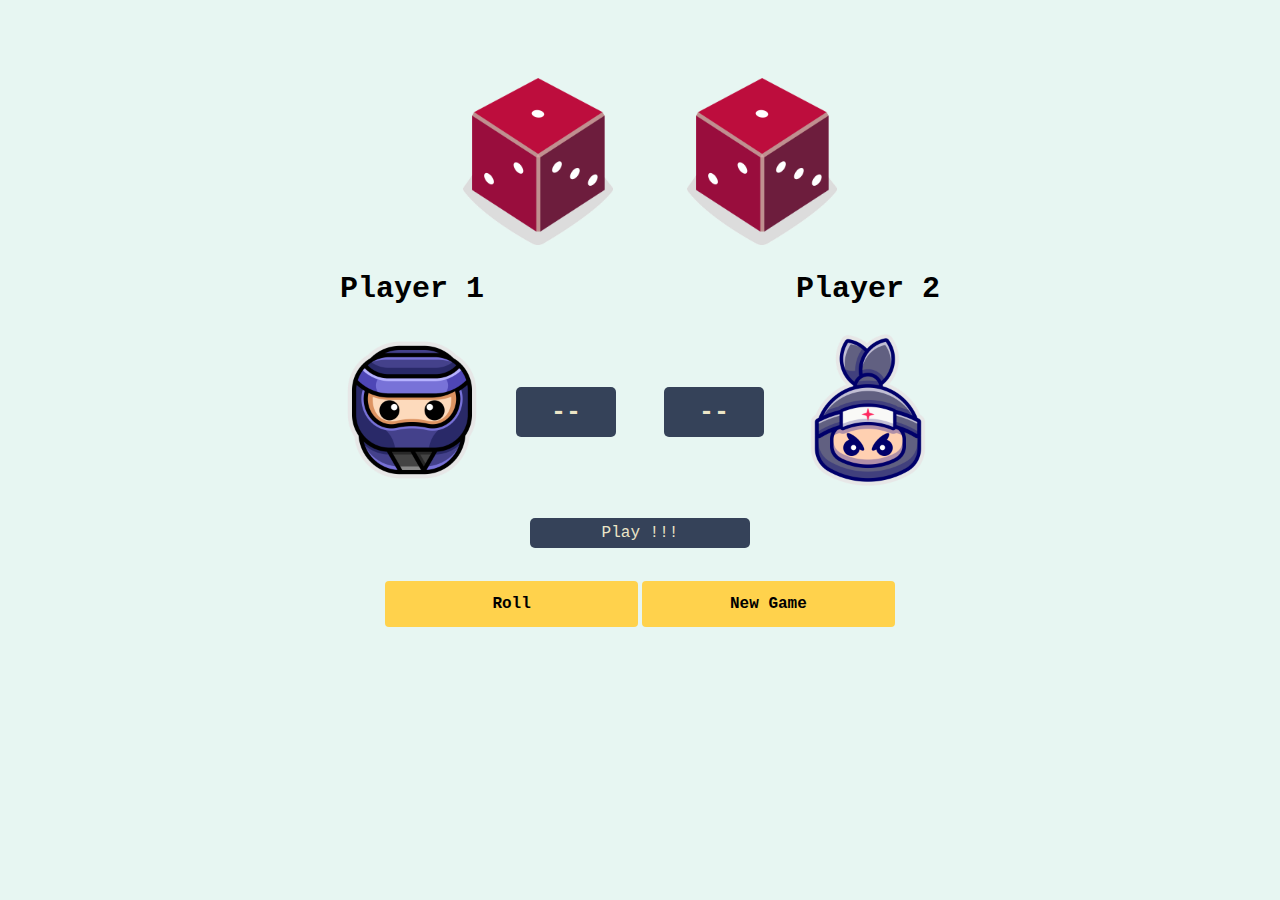
<file: dice_game/index.html>
<!DOCTYPE html>
<html lang="en">
<head>
    <title>Document</title>
    <script type="text/javascript" src="script.js"></script>
    <link rel="stylesheet" href="styles.css">
</head>
<body>
    <div class = "dices">
        <img id = "dice_1" src = "./images/dice_1.png" width="150px" >
        <img id = "dice_2" src = "./images/dice_1.png" width="150px">
    </div>
    <table align="center">
        <tbody>
            <tr>
                <th align="center" height="30px"> Player 1 </th>
                <th colspan = 4 height="30px"></th>
                <th align="center" height="30px"> Player 2 </th>
            </tr>
            <tr>
                <td><img id = "player_1" src = "./images/player_1.png" width="200"></td>
                <td><div class="rectangle" id = "a"> -- </div></td>
                <td colspan = 2 width="40px"></div>
                </td>
                <td><div class="rectangle" id = "b"> -- </td>
                <td><img id = "player_2" src = "./images/player_2.png" width="200"></td>
            </tr>
            <tr>
                <td colspan = 6 align="center"><div class="rectangle_2" id = "c"> Play !!! </div></td>
            </tr>
        </tbody>
    </table>
    <button id="but_1" type="button" class="hover" onclick="roll()">Roll</button>
    <button id="but_2" type="button" class="hover" onclick="window.location.reload();">New Game</button>
</body>
</html>
</file>
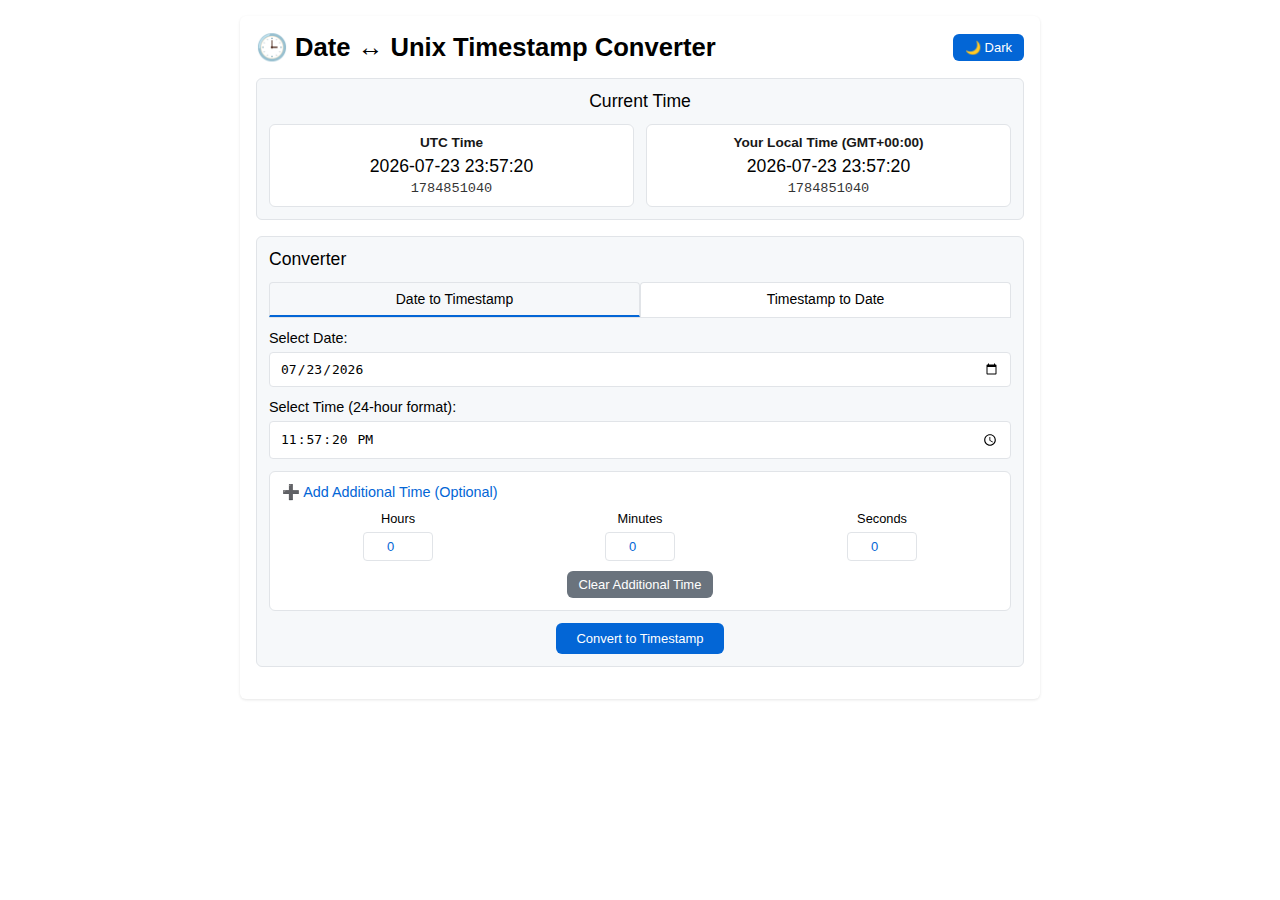
<file: timestamp/index.html>
<!DOCTYPE html>
<html lang="en">
<head>
    <meta charset="UTF-8">
    <meta name="viewport" content="width=device-width, initial-scale=1.0">
    <title>Date to Unix Timestamp Converter</title>
    <style>
        :root {
            /* Light mode variables (GitHub-inspired) */
            --background: #ffffff;
            --text: inherit;
            --secondary-bg: #f6f8fa;
            --border: #e1e4e8;
            --accent: #0366d6;
            --button-text: #ffffff;
            --error-bg: #fff5f5;
            --error-border: #d73a49;
            --error-text: #d73a49;
            --card-bg: #ffffff;
            --card-shadow: rgba(0, 0, 0, 0.1);
            --result-border: #0366d6;
            --timestamp-reverse-bg: #f6f8fa;
        }

        body.dark-mode {
            /* Dark mode variables (GitHub-inspired) */
            --background: #0d1117;
            --text: #c9d1d9;
            --secondary-bg: #161b22;
            --border: #30363d;
            --accent: #0366d6;
            --button-text: #ffffff;
            --error-bg: #2f1315;
            --error-border: #d73a49;
            --error-text: #d73a49;
            --card-bg: #161b22;
            --card-shadow: rgba(0, 0, 0, 0.3);
            --result-border: #0366d6;
            --timestamp-reverse-bg: #21262d;
        }

        * {
            margin: 0;
            padding: 0;
            box-sizing: border-box;
        }

        body {
            font-family: -apple-system, BlinkMacSystemFont, 'Segoe UI', Roboto, Ubuntu, Cantarell, sans-serif;
            background: var(--background);
            color: var(--text);
            min-height: 100vh;
            padding: 16px;
            transition: background 0.3s ease, color 0.3s ease;
        }

        .container {
            max-width: 800px;
            margin: 0 auto;
            background: var(--card-bg);
            border-radius: 6px;
            padding: 16px;
            box-shadow: 0 1px 3px var(--card-shadow);
        }

        .header {
            display: flex;
            justify-content: space-between;
            align-items: center;
            margin-bottom: 16px;
        }

        h1 {
            text-align: center;
            color: var(--text);
            font-size: 1.6rem;
            font-weight: 600;
        }

        .theme-toggle {
            background: var(--accent);
            color: var(--button-text);
            border: none;
            padding: 6px 12px;
            border-radius: 6px;
            font-size: 13px;
            cursor: pointer;
            transition: all 0.3s ease;
        }

        .theme-toggle:hover {
            background: #0353b3;
            transform: translateY(-1px);
        }

        .current-time-section {
            background: var(--secondary-bg);
            border: 1px solid var(--border);
            border-radius: 6px;
            padding: 12px;
            margin-bottom: 16px;
            text-align: center;
        }

        .current-time-section h2 {
            margin-bottom: 12px;
            font-size: 1.1rem;
            font-weight: 500;
        }

        .time-display {
            display: grid;
            grid-template-columns: 1fr 1fr;
            gap: 12px;
            margin-top: 8px;
        }

        .time-card {
            background: var(--card-bg);
            border: 1px solid var(--border);
            border-radius: 6px;
            padding: 10px;
        }

        .time-card h3 {
            font-size: 0.85rem;
            margin-bottom: 6px;
            opacity: 0.9;
        }

        .time-value {
            font-size: 1.1rem;
            font-weight: 500;
            margin-bottom: 4px;
        }

        .timestamp-value {
            font-family: 'SFMono-Regular', Consolas, 'Liberation Mono', Menlo, monospace;
            font-size: 0.85rem;
            opacity: 0.8;
        }

        .converter-section {
            background: var(--secondary-bg);
            border: 1px solid var(--border);
            border-radius: 6px;
            padding: 12px;
            margin-bottom: 16px;
        }

        .converter-section h2 {
            margin-bottom: 12px;
            font-size: 1.1rem;
            font-weight: 500;
        }

        .tabs {
            display: flex;
            border-bottom: 1px solid var(--border);
            margin-bottom: 12px;
        }

        .tab {
            flex: 1;
            padding: 8px;
            text-align: center;
            cursor: pointer;
            font-size: 14px;
            font-weight: 500;
            color: var(--text);
            background: var(--card-bg);
            border: 1px solid var(--border);
            border-bottom: none;
            border-radius: 4px 4px 0 0;
            transition: background 0.3s ease;
        }

        .tab.active {
            background: var(--secondary-bg);
            border-bottom: 2px solid var(--accent);
        }

        .tab:hover {
            background: var(--timestamp-reverse-bg);
        }

        .tab-content {
            display: none;
        }

        .tab-content.active {
            display: block;
        }

        .input-group {
            margin-bottom: 12px;
        }

        .input-group label {
            display: block;
            margin-bottom: 6px;
            font-weight: 500;
            font-size: 0.9rem;
        }

        .datetime-input, .timestamp-input {
            width: 100%;
            padding: 8px 10px;
            border: 1px solid var(--border);
            border-radius: 4px;
            font-size: 13px;
            transition: all 0.3s ease;
            background: var(--card-bg);
            color: var(--text);
        }

        .datetime-input:focus, .timestamp-input:focus {
            outline: none;
            border-color: var(--accent);
            box-shadow: 0 0 0 2px rgba(3, 102, 214, 0.1);
        }

        select.datetime-input {
            cursor: pointer;
        }

        .time-adjustment-group {
            background: var(--card-bg);
            border: 1px solid var(--border);
            border-radius: 6px;
            padding: 12px;
            margin-bottom: 12px;
        }

        .time-adjustment-group h3 {
            color: var(--accent);
            margin-bottom: 10px;
            font-size: 0.9rem;
            font-weight: 500;
        }

        .time-inputs-container {
            display: grid;
            grid-template-columns: 1fr 1fr 1fr;
            gap: 10px;
        }

        .time-input-field {
            display: flex;
            flex-direction: column;
            align-items: center;
        }

        .time-input-field label {
            font-size: 0.8rem;
            margin-bottom: 6px;
            font-weight: 500;
        }

        .time-adjustment-input {
            width: 70px;
            padding: 6px;
            border: 1px solid var(--border);
            border-radius: 4px;
            text-align: center;
            font-size: 13px;
            font-weight: 500;
            color: var(--accent);
            background: var(--card-bg);
            transition: all 0.3s ease;
        }

        .time-adjustment-input:focus {
            outline: none;
            border-color: var(--accent);
            box-shadow: 0 0 0 2px rgba(3, 102, 214, 0.1);
        }

        .convert-btn {
            background: var(--accent);
            color: var(--button-text);
            border: none;
            padding: 8px 20px;
            border-radius: 6px;
            font-size: 13px;
            cursor: pointer;
            transition: all 0.3s ease;
            display: block;
            margin: 12px auto 0;
            position: sticky;
            bottom: 16px;
            z-index: 10;
        }

        .convert-btn:hover {
            background: #0353b3;
            transform: translateY(-1px);
        }

        .convert-btn:active {
            transform: translateY(0);
        }

        .clear-btn {
            background: #6a737d;
            color: var(--button-text);
            border: none;
            padding: 6px 12px;
            border-radius: 6px;
            font-size: 13px;
            cursor: pointer;
            transition: all 0.3s ease;
            display: block;
            margin: 10px auto 0;
        }

        .clear-btn:hover {
            background: #5a6268;
            transform: translateY(-1px);
        }

        .result {
            margin-top: 12px;
            padding: 12px;
            background: var(--card-bg);
            border-radius: 6px;
            border-left: 4px solid var(--result-border);
            box-shadow: 0 1px 3px var(--card-shadow);
        }

        .result-grid {
            display: grid;
            grid-template-columns: 1fr 1fr;
            gap: 10px;
            margin-top: 8px;
        }

        .result-item {
            padding: 8px;
            background: var(--secondary-bg);
            border-radius: 4px;
        }

        .result-item strong {
            display: block;
            margin-bottom: 4px;
            font-size: 0.8rem;
        }

        .result-value {
            font-family: 'SFMono-Regular', Consolas, 'Liberation Mono', Menlo, monospace;
            font-size: 0.85rem;
            color: var(--accent);
            word-break: break-all;
        }

        .error {
            background: var(--error-bg);
            color: var(--error-text);
            padding: 8px;
            border-radius: 4px;
            margin-top: 8px;
            border-left: 4px solid var(--error-border);
        }

        @media (max-width: 600px) {
            .time-display, .result-grid {
                grid-template-columns: 1fr;
            }
            
            .time-inputs-container {
                grid-template-columns: 1fr;
            }
            
            .container {
                padding: 12px;
            }

            h1 {
                font-size: 1.4rem;
            }

            .tabs {
                flex-direction: column;
            }

            .tab {
                border-radius: 4px;
                margin-bottom: 4px;
            }
        }
    </style>
</head>
<body>
    <div class="container">
        <div class="header">
            <h1>🕒 Date ↔ Unix Timestamp Converter</h1>
            <button class="theme-toggle" onclick="toggleTheme()">🌙 Dark</button>
        </div>
        
        <!-- Current Time Display -->
        <div class="current-time-section">
            <h2>Current Time</h2>
            <div class="time-display">
                <div class="time-card">
                    <h3>UTC Time</h3>
                    <div id="utc-time" class="time-value">--:--:--</div>
                    <div id="utc-timestamp" class="timestamp-value">----------</div>
                </div>
                <div class="time-card">
                    <h3>Your Local Time</h3>
                    <div id="local-time" class="time-value">--:--:--</div>
                    <div id="local-timestamp" class="timestamp-value">----------</div>
                </div>
            </div>
        </div>

        <!-- Unified Converter Section -->
        <div class="converter-section">
            <h2>Converter</h2>
            <div class="tabs">
                <div class="tab active" onclick="switchTab('date-to-timestamp')">Date to Timestamp</div>
                <div class="tab" onclick="switchTab('timestamp-to-date')">Timestamp to Date</div>
            </div>
            <div id="date-to-timestamp" class="tab-content active">
                <div class="input-group">
                    <label for="date-input">Select Date:</label>
                    <input type="date" id="date-input" class="datetime-input">
                </div>
                <div class="input-group">
                    <label for="time-input">Select Time (24-hour format):</label>
                    <input type="time" id="time-input" class="datetime-input" step="1">
                </div>
                <div class="time-adjustment-group">
                    <h3>➕ Add Additional Time (Optional)</h3>
                    <div class="time-inputs-container">
                        <div class="time-input-field">
                            <label for="add-hours">Hours</label>
                            <input type="number" id="add-hours" class="time-adjustment-input" value="0" min="0" max="23">
                        </div>
                        <div class="time-input-field">
                            <label for="add-minutes">Minutes</label>
                            <input type="number" id="add-minutes" class="time-adjustment-input" value="0" min="0" max="59">
                        </div>
                        <div class="time-input-field">
                            <label for="add-seconds">Seconds</label>
                            <input type="number" id="add-seconds" class="time-adjustment-input" value="0" min="0" max="59">
                        </div>
                    </div>
                    <button onclick="clearTimeAdjustment()" class="clear-btn">Clear Additional Time</button>
                </div>
                <button onclick="convertToTimestamp()" class="convert-btn">Convert to Timestamp</button>
                <div id="timestamp-result"></div>
            </div>
            <div id="timestamp-to-date" class="tab-content">
                <div class="input-group">
                    <label for="timestamp-input">Enter Unix Timestamp:</label>
                    <input type="number" id="timestamp-input" class="timestamp-input" placeholder="e.g., 1690876800" onkeypress="handleTimestampEnter(event)">
                </div>
                <button onclick="convertToDate()" class="convert-btn">Convert to Date</button>
                <div id="date-result"></div>
            </div>
        </div>
    </div>

    <script>
        // Theme toggle function
        function toggleTheme() {
            const body = document.body;
            const toggleButton = document.querySelector('.theme-toggle');
            const isDark = !body.classList.contains('dark-mode');
            toggleButton.textContent = isDark ? '☀️ Light' : '🌙 Dark';
            body.classList.toggle('dark-mode');
            localStorage.setItem('theme', isDark ? 'dark' : 'light');
        }

        // Load theme from localStorage
        document.addEventListener('DOMContentLoaded', () => {
            const savedTheme = localStorage.getItem('theme');
            const toggleButton = document.querySelector('.theme-toggle');
            if (savedTheme === 'dark') {
                document.body.classList.add('dark-mode');
                toggleButton.textContent = '☀️ Light';
            } else {
                toggleButton.textContent = '🌙 Dark';
            }
            // Set default date and time in inputs
            const now = new Date();
            const currentDate = now.toISOString().slice(0, 10); // YYYY-MM-DD
            const currentTime = now.toTimeString().slice(0, 8); // HH:MM:SS
            document.getElementById('date-input').value = currentDate;
            document.getElementById('time-input').value = currentTime;
        });

        // Tab switching function
        function switchTab(tabId) {
            document.querySelectorAll('.tab').forEach(tab => tab.classList.remove('active'));
            document.querySelectorAll('.tab-content').forEach(content => content.classList.remove('active'));
            document.querySelector(`[onclick="switchTab('${tabId}')"]`).classList.add('active');
            document.getElementById(tabId).classList.add('active');
            // Clear results when switching tabs
            document.getElementById('timestamp-result').innerHTML = '';
            document.getElementById('date-result').innerHTML = '';
        }

        // Update current time display
        function updateCurrentTime() {
            const now = new Date();
            const utcTime = new Date(now.getTime());
            const localTime = now;
            
            // Format time in 24-hour format
            const utcTimeString = formatDateTime(utcTime, true);
            const localTimeString = formatDateTime(localTime);
            
            // Get timestamps
            const timestamp = Math.floor(now.getTime() / 1000);
            
            // Get user's timezone info for display
            const timezoneName = Intl.DateTimeFormat().resolvedOptions().timeZone;
            const timezoneOffset = now.getTimezoneOffset();
            const offsetHours = Math.floor(Math.abs(timezoneOffset) / 60);
            const offsetMinutes = Math.abs(timezoneOffset) % 60;
            const offsetSign = timezoneOffset <= 0 ? '+' : '-';
            const offsetString = `GMT${offsetSign}${offsetHours.toString().padStart(2, '0')}:${offsetMinutes.toString().padStart(2, '0')}`;
            
            // Update display
            document.getElementById('utc-time').textContent = utcTimeString;
            document.getElementById('local-time').textContent = localTimeString;
            document.getElementById('utc-timestamp').textContent = timestamp;
            document.getElementById('local-timestamp').textContent = timestamp;
            
            // Update the timezone info in the header (only once)
            const localCard = document.querySelector('.time-card:last-child h3');
            if (localCard && !localCard.textContent.includes('(')) {
                localCard.textContent = `Your Local Time (${offsetString})`;
            }
        }

        // Clear additional time inputs
        function clearTimeAdjustment() {
            document.getElementById('add-hours').value = '0';
            document.getElementById('add-minutes').value = '0';
            document.getElementById('add-seconds').value = '0';
        }

        // Convert date/time to timestamp
        function convertToTimestamp() {
            const dateInput = document.getElementById('date-input');
            const timeInput = document.getElementById('time-input');
            const addHours = parseInt(document.getElementById('add-hours').value) || 0;
            const addMinutes = parseInt(document.getElementById('add-minutes').value) || 0;
            const addSeconds = parseInt(document.getElementById('add-seconds').value) || 0;
            const resultDiv = document.getElementById('timestamp-result');
            
            if (!dateInput.value) {
                resultDiv.innerHTML = '<div class="error">Please select a date.</div>';
                return;
            }
            
            if (!timeInput.value) {
                resultDiv.innerHTML = '<div class="error">Please select a time.</div>';
                return;
            }
            
            try {
                // Combine date and time - treating input as local time
                const dateTimeString = `${dateInput.value}T${timeInput.value}`;
                const selectedDate = new Date(dateTimeString);
                
                // Add the additional time
                selectedDate.setHours(selectedDate.getHours() + addHours);
                selectedDate.setMinutes(selectedDate.getMinutes() + addMinutes);
                selectedDate.setSeconds(selectedDate.getSeconds() + addSeconds);
                
                const timestamp = Math.floor(selectedDate.getTime() / 1000);
                
                // Create display versions
                const utcString = formatDateTime(selectedDate, true); // Format as UTC
                const localString = formatDateTime(selectedDate); // Format as local time
                
                // Get user's timezone info
                const timezoneName = Intl.DateTimeFormat().resolvedOptions().timeZone;
                const timezoneOffset = selectedDate.getTimezoneOffset();
                const offsetHours = Math.floor(Math.abs(timezoneOffset) / 60);
                const offsetMinutes = Math.abs(timezoneOffset) % 60;
                const offsetSign = timezoneOffset <= 0 ? '+' : '-';
                const offsetString = `GMT${offsetSign}${offsetHours.toString().padStart(2, '0')}:${offsetMinutes.toString().padStart(2, '0')}`;
                
                // Show additional time info if any was added
                const additionalTimeInfo = (addHours > 0 || addMinutes > 0 || addSeconds > 0) ? 
                    `<div class="result-item">
                        <strong>Additional Time Added:</strong>
                        <div class="result-value">+${addHours}h ${addMinutes}m ${addSeconds}s</div>
                    </div>` : '';
                
                resultDiv.innerHTML = `
                    <div class="result">
                        <h3>Conversion Result</h3>
                        <div class="result-grid">
                            <div class="result-item">
                                <strong>Unix Timestamp:</strong>
                                <div class="result-value">${timestamp}</div>
                            </div>
                            <div class="result-item">
                                <strong>Your Timezone:</strong>
                                <div class="result-value">${timezoneName} (${offsetString})</div>
                            </div>
                            <div class="result-item">
                                <strong>UTC Date/Time:</strong>
                                <div class="result-value">${utcString}</div>
                            </div>
                            <div class="result-item">
                                <strong>Your Local Time:</strong>
                                <div class="result-value">${localString}</div>
                            </div>
                            ${additionalTimeInfo}
                        </div>
                    </div>
                `;
            } catch (error) {
                resultDiv.innerHTML = '<div class="error">Invalid date/time format.</div>';
            }
        }

        // Handle Enter key for timestamp input
        function handleTimestampEnter(event) {
            if (event.key === 'Enter') {
                convertToDate();
            }
        }

        // Convert timestamp to date
        function convertToDate() {
            const timestampInput = document.getElementById('timestamp-input');
            const resultDiv = document.getElementById('date-result');
            
            const timestamp = parseInt(timestampInput.value);
            
            if (!timestamp || timestamp < 0) {
                resultDiv.innerHTML = '<div class="error">Please enter a valid Unix timestamp.</div>';
                return;
            }
            
            try {
                const utcDate = new Date(timestamp * 1000);
                
                // Create local date (user's timezone)
                const localDate = new Date(timestamp * 1000);
                
                const utcString = formatDateTime(utcDate, true); // true for UTC formatting
                const localString = formatDateTime(localDate);
                
                // Get user's timezone info
                const timezoneName = Intl.DateTimeFormat().resolvedOptions().timeZone;
                const timezoneOffset = localDate.getTimezoneOffset();
                const offsetHours = Math.floor(Math.abs(timezoneOffset) / 60);
                const offsetMinutes = Math.abs(timezoneOffset) % 60;
                const offsetSign = timezoneOffset <= 0 ? '+' : '-';
                const offsetString = `GMT${offsetSign}${offsetHours.toString().padStart(2, '0')}:${offsetMinutes.toString().padStart(2, '0')}`;
                
                resultDiv.innerHTML = `
                    <div class="result">
                        <h3>Conversion Result</h3>
                        <div class="result-grid">
                            <div class="result-item">
                                <strong>UTC Date/Time:</strong>
                                <div class="result-value">${utcString}</div>
                            </div>
                            <div class="result-item">
                                <strong>Your Local Time:</strong>
                                <div class="result-value">${localString}</div>
                            </div>
                            <div class="result-item">
                                <strong>Input Timestamp:</strong>
                                <div class="result-value">${timestamp}</div>
                            </div>
                            <div class="result-item">
                                <strong>Your Timezone:</strong>
                                <div class="result-value">${timezoneName} (${offsetString})</div>
                            </div>
                        </div>
                    </div>
                `;
            } catch (error) {
                resultDiv.innerHTML = '<div class="error">Invalid timestamp. Please enter a valid Unix timestamp.</div>';
            }
        }

        // Format date/time in 24-hour format
        function formatDateTime(date, isUTC = false) {
            if (isUTC) {
                const year = date.getUTCFullYear();
                const month = String(date.getUTCMonth() + 1).padStart(2, '0');
                const day = String(date.getUTCDate()).padStart(2, '0');
                const hours = String(date.getUTCHours()).padStart(2, '0');
                const minutes = String(date.getUTCMinutes()).padStart(2, '0');
                const seconds = String(date.getUTCSeconds()).padStart(2, '0');
                
                return `${year}-${month}-${day} ${hours}:${minutes}:${seconds}`;
            } else {
                const year = date.getFullYear();
                const month = String(date.getMonth() + 1).padStart(2, '0');
                const day = String(date.getDate()).padStart(2, '0');
                const hours = String(date.getHours()).padStart(2, '0');
                const minutes = String(date.getMinutes()).padStart(2, '0');
                const seconds = String(date.getSeconds()).padStart(2, '0');
                
                return `${year}-${month}-${day} ${hours}:${minutes}:${seconds}`;
            }
        }

        // Auto-trigger timestamp conversion when input changes
        document.getElementById('timestamp-input').addEventListener('input', function() {
            if (this.value) {
                convertToDate();
            } else {
                document.getElementById('date-result').innerHTML = '';
            }
        });

        // Initialize current time display and update every second
        updateCurrentTime();
        setInterval(updateCurrentTime, 1000);
    </script>
</body>
</html>
</file>
<file: dice_game/styles.css>
.rectangle {
    height: 50px;
    width: 100px;
    background-color: #354259;
    border-radius: 5px;
    display: flex;
    align-items: center;
    justify-content: center;
    color: #ECE5C7;
    font-size: 25px;
    font-weight: bold;
    font-family: 'Courier New', Courier, monospace;
}

.rectangle_2 {
    height: 30px;
    width: 220px;
    background-color: #354259;
    border-radius: 5px;
    display: flex;
    align-items: center;
    justify-content: center;
    color: #ECE5C7;
    font-family: 'Courier New', Courier, monospace;
}

button{
    width: 20%;
    background-color: #FFD24C;
    color: #000000;
    padding: 14px 20px;
    margin: 30px 0;
    border: none;
    border-radius: 4px;
    cursor: pointer;
    align-items: center;
    font-weight: bold;
    font-size: 16px;
    font-family: 'Courier New', Courier, monospace;
}

.hover:hover{
    background-color: #FFE69A;
}

body{
    text-align: center;
    background-color: #E7F6F2;
}

th{
    font-size: 30px;
    font-family: 'Courier New', Courier, monospace;
}

.dices {
    padding-top: 70px;
    padding-bottom: 20px;
}

#dice_1{
    padding-right: 70px;
}
#dice_1{
    padding-left: 20px;
}

img{
    border-radius: 20px;
}
</file>
